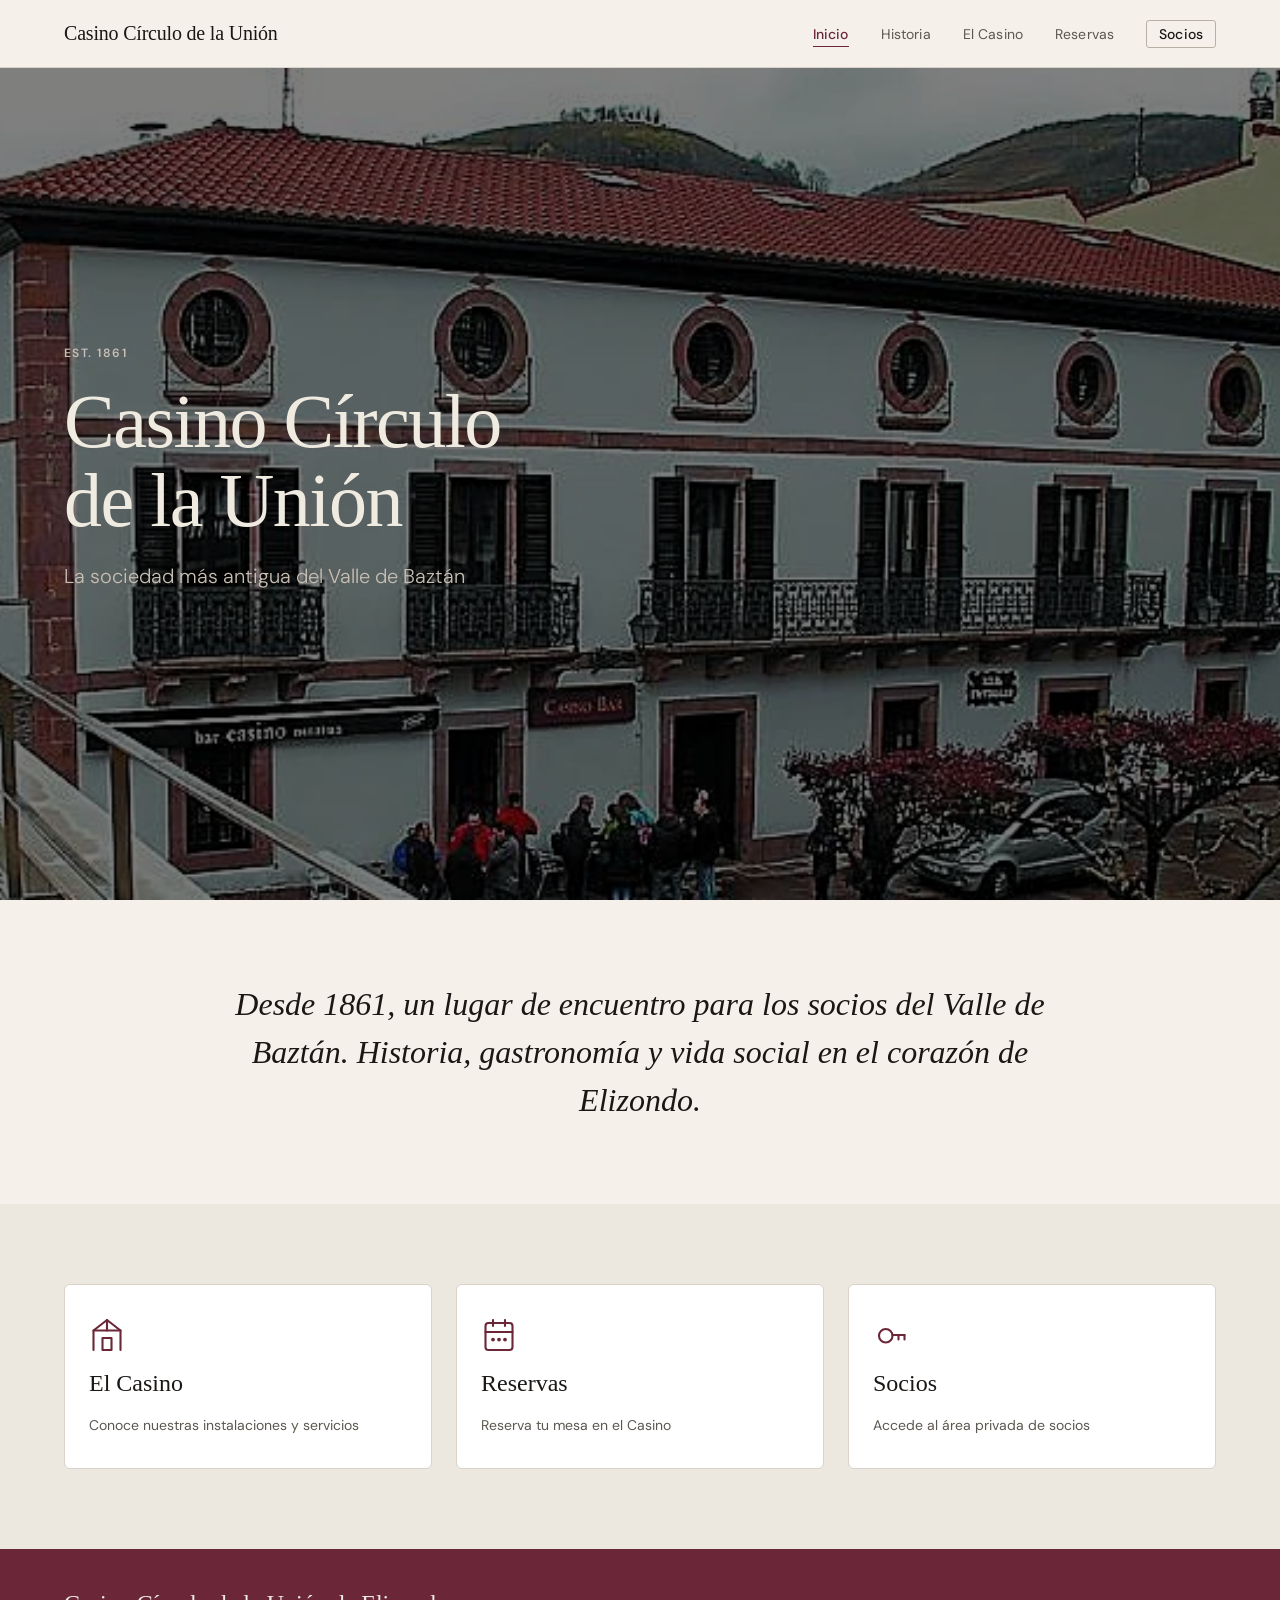
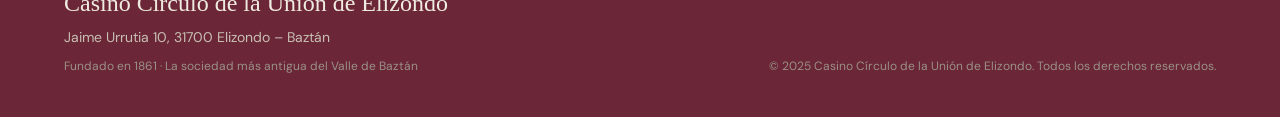
<file: index.html>
<!DOCTYPE html>
<html lang="es">
<head>
  <meta charset="UTF-8">
  <meta name="viewport" content="width=device-width, initial-scale=1.0">
  <title>Casino Círculo de la Unión de Elizondo</title>
  <meta name="description" content="Casino Círculo de la Unión de Elizondo. La sociedad más antigua del Valle de Baztán, fundada en 1861. Historia, gastronomía y vida social.">
  <link rel="icon" type="image/png" href="img/favicon.png">
  <meta property="og:site_name" content="Casino Círculo de la Unión de Elizondo">
  <meta property="og:type" content="website">
  <meta property="og:title" content="Casino Círculo de la Unión de Elizondo">
  <meta property="og:description" content="La sociedad más antigua del Valle de Baztán, fundada en 1861. Historia, gastronomía y vida social.">
  <meta property="og:image" content="https://casinocirculounionelizondo.github.io/web/img/hero.jpg">
  <meta property="og:url" content="https://casinocirculounionelizondo.github.io/web/">
  <link rel="stylesheet" href="style.css">
  <link rel="stylesheet" href="css/nav.css">
  <link rel="stylesheet" href="css/footer.css">
  <link rel="stylesheet" href="css/inicio.css">
</head>
<body>

  <!-- ============================================================
       NAV — replicado en todas las páginas.
       Para actualizar el nav, buscar este mismo bloque
       NAV START / NAV END en cada archivo HTML.
       ============================================================ -->
  <!-- NAV START -->
  <header class="site-nav" role="banner">
    <div class="nav-inner container">
      <a href="index.html" class="nav-brand">Casino Círculo de la Unión</a>
      <nav id="nav-links" class="nav-links" aria-label="Navegación principal">
        <ul class="nav-list">
          <li><a href="index.html"     class="nav-link">Inicio</a></li>
          <li><a href="historia.html"  class="nav-link">Historia</a></li>
          <li><a href="el-casino.html" class="nav-link">El Casino</a></li>
          <li><a href="reservas.html"  class="nav-link">Reservas</a></li>
          <li><a href="socios.html"    class="nav-link nav-link-socios">Socios</a></li>
        </ul>
      </nav>
      <button class="nav-hamburger" id="nav-hamburger"
              aria-label="Abrir menú"
              aria-expanded="false"
              aria-controls="nav-links">
        <span class="nav-hamburger-line"></span>
        <span class="nav-hamburger-line"></span>
        <span class="nav-hamburger-line"></span>
      </button>
    </div>
  </header>
  <!-- NAV END -->

  <main>

    <!-- ============================================================
         HERO
         Imagen de fondo con overlay oscuro. La URL de la imagen
         se cambia en css/inicio.css → .hero { background-image: }
         ============================================================ -->
    <section class="hero" aria-label="Portada">
      <div class="hero-content container">
        <p class="text-label anim-fade-in-up">Est. 1861</p>
        <h1 class="hero-titulo anim-fade-in-up-delay-1">
          Casino Círculo<br>de la Unión
        </h1>
        <p class="hero-subtitulo anim-fade-in-up-delay-2">
          La sociedad más antigua del Valle de Baztán
        </p>
      </div>
    </section>

    <!-- ============================================================
         PRESENTACIÓN
         ============================================================ -->
    <section class="section presentacion" aria-label="Presentación">
      <div class="container">
        <p class="presentacion-texto">
          Desde 1861, un lugar de encuentro para los socios del Valle de Baztán.
          Historia, gastronomía y vida social en el corazón de Elizondo.
        </p>
      </div>
    </section>

    <!-- ============================================================
         ACCESO RÁPIDO
         Tres tarjetas de enlace a las secciones principales
         ============================================================ -->
    <section class="section acceso-rapido" aria-label="Acceso rápido">
      <div class="container">
        <div class="acceso-grid">

          <!-- Tarjeta: El Casino -->
          <a href="el-casino.html" class="acceso-card">
            <div class="acceso-icono" aria-hidden="true">
              <svg width="36" height="36" viewBox="0 0 24 24" fill="none"
                   stroke="currentColor" stroke-width="1.4" stroke-linecap="round" stroke-linejoin="round">
                <path d="M3 22V9l9-7 9 7v13"/>
                <rect x="9" y="14" width="6" height="8"/>
                <path d="M3 9h18"/>
                <path d="M12 2v7"/>
              </svg>
            </div>
            <h2 class="acceso-nombre">El Casino</h2>
            <p class="acceso-descripcion">Conoce nuestras instalaciones y servicios</p>
          </a>

          <!-- Tarjeta: Reservas -->
          <a href="reservas.html" class="acceso-card">
            <div class="acceso-icono" aria-hidden="true">
              <svg width="36" height="36" viewBox="0 0 24 24" fill="none"
                   stroke="currentColor" stroke-width="1.4" stroke-linecap="round" stroke-linejoin="round">
                <rect x="3" y="4" width="18" height="18" rx="2"/>
                <line x1="16" y1="2" x2="16" y2="6"/>
                <line x1="8"  y1="2" x2="8"  y2="6"/>
                <line x1="3"  y1="10" x2="21" y2="10"/>
                <line x1="8"  y1="15" x2="8"  y2="15" stroke-width="2.5"/>
                <line x1="12" y1="15" x2="12" y2="15" stroke-width="2.5"/>
                <line x1="16" y1="15" x2="16" y2="15" stroke-width="2.5"/>
              </svg>
            </div>
            <h2 class="acceso-nombre">Reservas</h2>
            <p class="acceso-descripcion">Reserva tu mesa en el Casino</p>
          </a>

          <!-- Tarjeta: Socios -->
          <a href="socios.html" class="acceso-card">
            <div class="acceso-icono" aria-hidden="true">
              <svg width="36" height="36" viewBox="0 0 24 24" fill="none"
                   stroke="currentColor" stroke-width="1.4" stroke-linecap="round" stroke-linejoin="round">
                <circle cx="8.5" cy="12.5" r="4.5"/>
                <path d="M13 12h8"/>
                <path d="M21 12v3"/>
                <path d="M17 12v3"/>
              </svg>
            </div>
            <h2 class="acceso-nombre">Socios</h2>
            <p class="acceso-descripcion">Accede al área privada de socios</p>
          </a>

        </div>
      </div>
    </section>

  </main>

  <!-- ============================================================
       FOOTER — replicado en todas las páginas.
       Para actualizar el footer, buscar este mismo bloque
       FOOTER START / FOOTER END en cada archivo HTML.
       ============================================================ -->
  <!-- FOOTER START -->
  <footer class="site-footer" role="contentinfo">
    <div class="footer-inner container">
      <div class="footer-main">
        <p class="footer-name">Casino Círculo de la Unión de Elizondo</p>
        <p class="footer-address">Jaime Urrutia 10, 31700 Elizondo – Baztán</p>
        <p class="footer-tagline">Fundado en 1861 · La sociedad más antigua del Valle de Baztán</p>
      </div>
      <p class="footer-copy">© 2025 Casino Círculo de la Unión de Elizondo. Todos los derechos reservados.</p>
    </div>
  </footer>
  <!-- FOOTER END -->

  <script type="module" src="js/nav.js"></script>

</body>
</html>
</file>
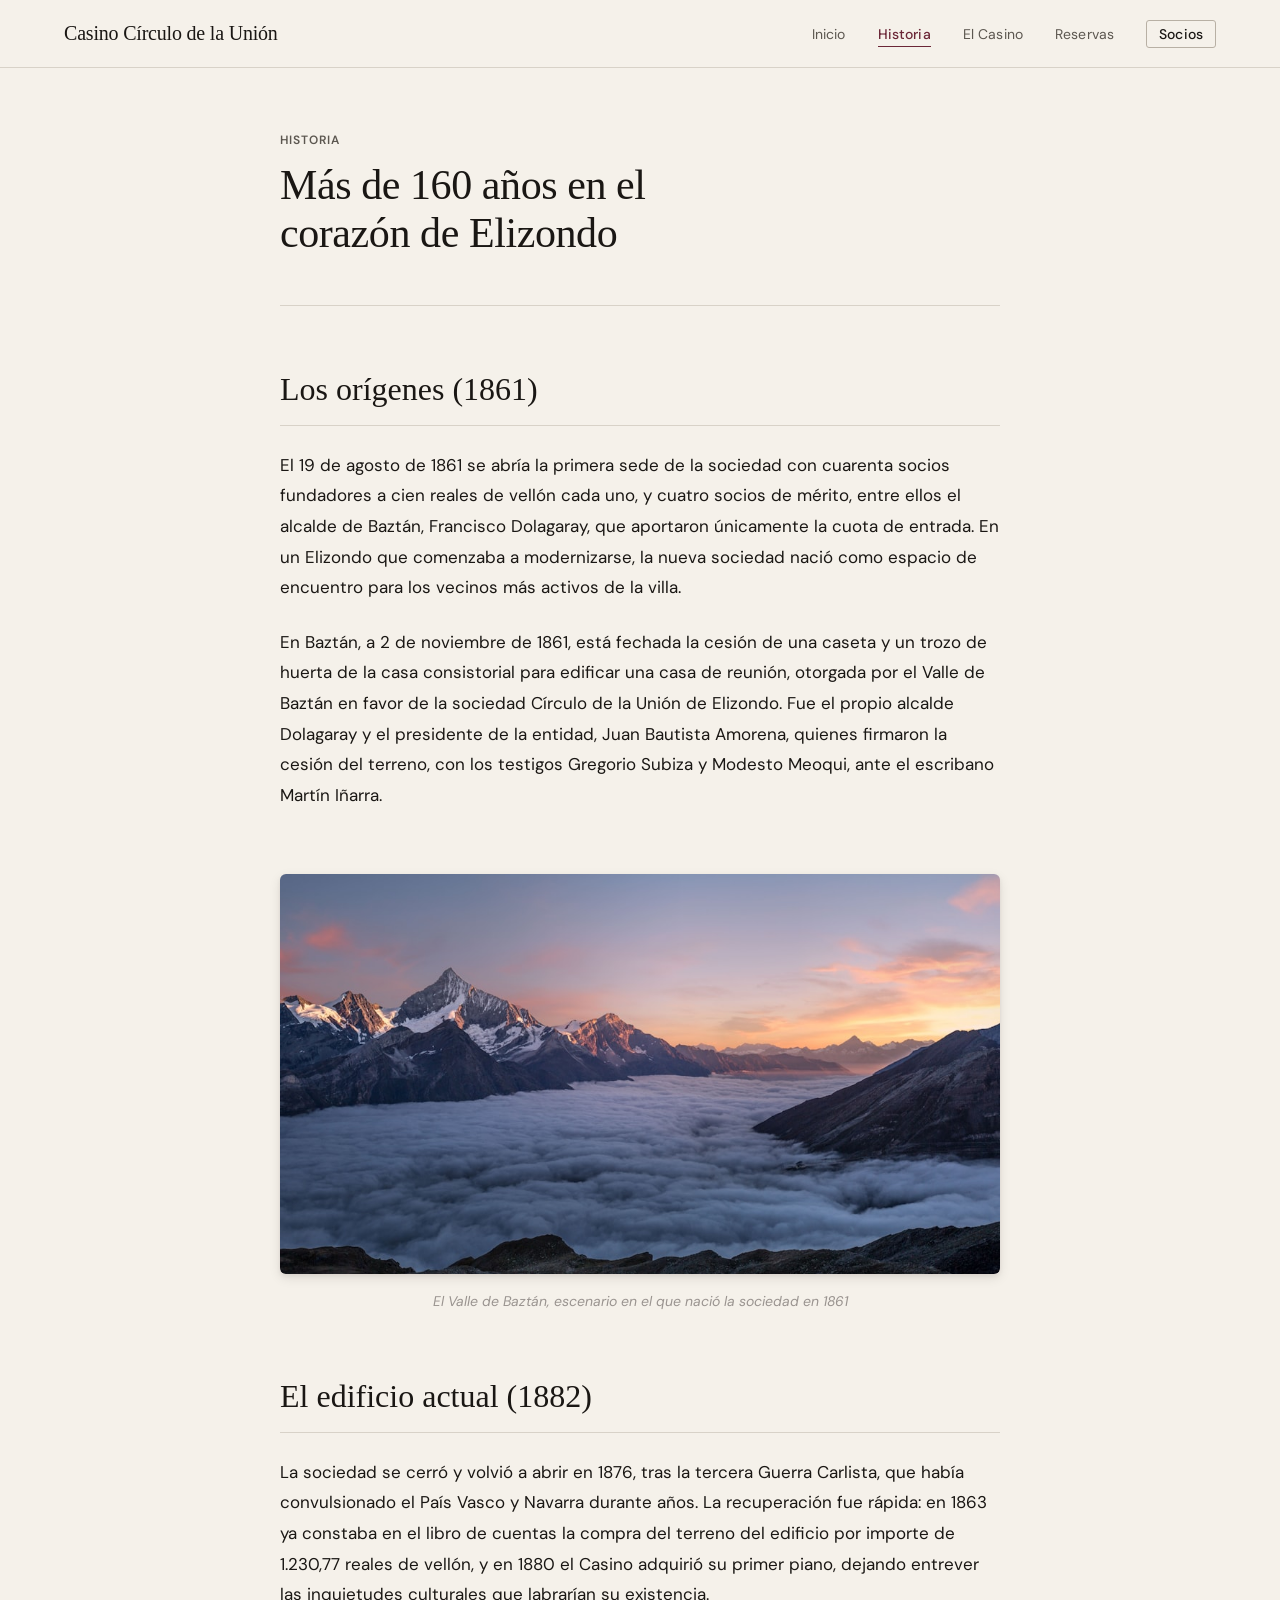
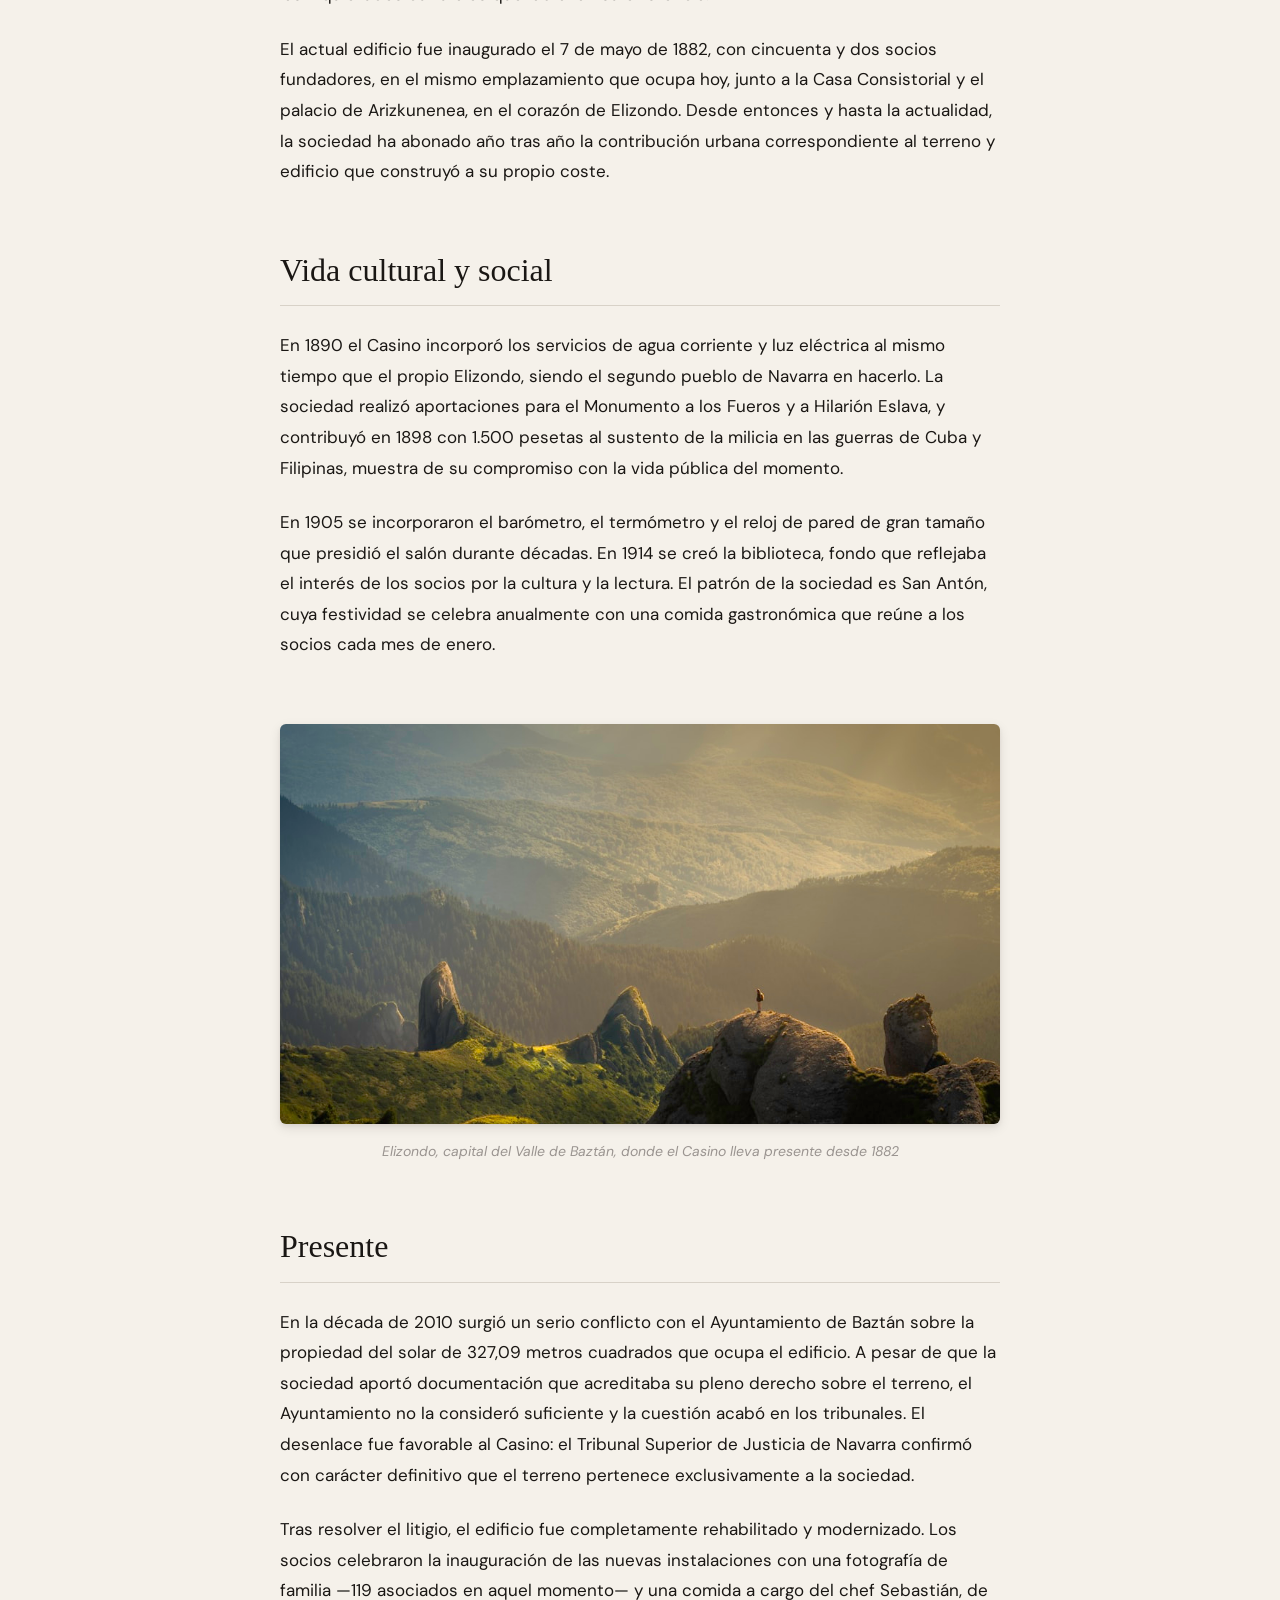
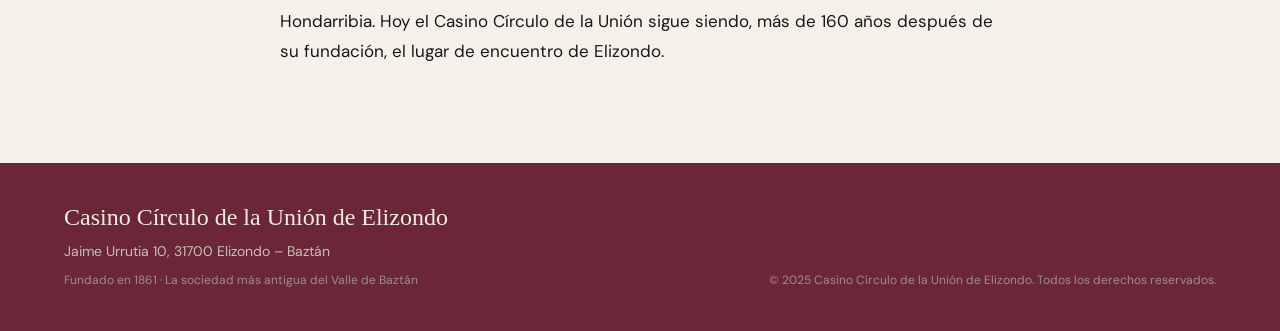
<file: historia.html>
<!DOCTYPE html>
<html lang="es">
<head>
  <meta charset="UTF-8">
  <meta name="viewport" content="width=device-width, initial-scale=1.0">
  <title>Historia — Casino Círculo de la Unión de Elizondo</title>
  <meta name="description" content="La historia del Casino Círculo de la Unión de Elizondo desde su fundación en 1861 hasta la actualidad.">
  <link rel="icon" type="image/png" href="img/favicon.png">
  <meta property="og:site_name" content="Casino Círculo de la Unión de Elizondo">
  <meta property="og:type" content="website">
  <meta property="og:title" content="Historia — Casino Círculo de la Unión de Elizondo">
  <meta property="og:description" content="La historia del Casino Círculo de la Unión de Elizondo desde su fundación en 1861 hasta la actualidad.">
  <meta property="og:image" content="https://casinocirculounionelizondo.github.io/web/img/hero.jpg">
  <meta property="og:url" content="https://casinocirculounionelizondo.github.io/web/historia.html">
  <link rel="stylesheet" href="style.css">
  <link rel="stylesheet" href="css/nav.css">
  <link rel="stylesheet" href="css/footer.css">
  <link rel="stylesheet" href="css/historia.css">
</head>
<body>

  <!-- ============================================================
       NAV — replicado en todas las páginas.
       Para actualizar: buscar NAV START / NAV END en cada HTML.
       ============================================================ -->
  <!-- NAV START -->
  <header class="site-nav" role="banner">
    <div class="nav-inner container">
      <a href="index.html" class="nav-brand">Casino Círculo de la Unión</a>
      <nav id="nav-links" class="nav-links" aria-label="Navegación principal">
        <ul class="nav-list">
          <li><a href="index.html"     class="nav-link">Inicio</a></li>
          <li><a href="historia.html"  class="nav-link">Historia</a></li>
          <li><a href="el-casino.html" class="nav-link">El Casino</a></li>
          <li><a href="reservas.html"  class="nav-link">Reservas</a></li>
          <li><a href="socios.html"    class="nav-link nav-link-socios">Socios</a></li>
        </ul>
      </nav>
      <button class="nav-hamburger" id="nav-hamburger"
              aria-label="Abrir menú"
              aria-expanded="false"
              aria-controls="nav-links">
        <span class="nav-hamburger-line"></span>
        <span class="nav-hamburger-line"></span>
        <span class="nav-hamburger-line"></span>
      </button>
    </div>
  </header>
  <!-- NAV END -->

  <main class="page-top">
    <div class="container-md">

      <!-- Cabecera de la página -->
      <header class="historia-header">
        <p class="text-label">Historia</p>
        <h1 class="historia-header-titulo">
          Más de 160 años en el corazón de Elizondo
        </h1>
      </header>

      <!-- Contenido narrativo -->
      <div class="historia-cuerpo">

        <!-- Bloque 1 -->
        <div class="historia-bloque">
          <h2 class="historia-bloque-titulo">Los orígenes (1861)</h2>
          <p class="historia-bloque-texto">
            El 19 de agosto de 1861 se abría la primera sede de la sociedad con cuarenta socios
            fundadores a cien reales de vellón cada uno, y cuatro socios de mérito, entre ellos
            el alcalde de Baztán, Francisco Dolagaray, que aportaron únicamente la cuota de entrada.
            En un Elizondo que comenzaba a modernizarse, la nueva sociedad nació como espacio de
            encuentro para los vecinos más activos de la villa.
          </p>
          <p class="historia-bloque-texto">
            En Baztán, a 2 de noviembre de 1861, está fechada la cesión de una caseta y un trozo
            de huerta de la casa consistorial para edificar una casa de reunión, otorgada por el
            Valle de Baztán en favor de la sociedad Círculo de la Unión de Elizondo. Fue el propio
            alcalde Dolagaray y el presidente de la entidad, Juan Bautista Amorena, quienes
            firmaron la cesión del terreno, con los testigos Gregorio Subiza y Modesto Meoqui,
            ante el escribano Martín Iñarra.
          </p>
        </div>

        <!-- ============================================================
             IMAGEN PLACEHOLDER 1
             Sustituir src y alt por la imagen real cuando esté disponible.
             Sugerencia: fotografía histórica de Elizondo o del edificio.
             ============================================================ -->
        <figure class="historia-imagen">
          <img
            src="img/historia-1.jpg"
            alt="Vista del Valle de Baztán, Elizondo, Navarra"
            loading="lazy">
          <figcaption>El Valle de Baztán, escenario en el que nació la sociedad en 1861</figcaption>
        </figure>

        <!-- Bloque 2 -->
        <div class="historia-bloque">
          <h2 class="historia-bloque-titulo">El edificio actual (1882)</h2>
          <p class="historia-bloque-texto">
            La sociedad se cerró y volvió a abrir en 1876, tras la tercera Guerra Carlista, que
            había convulsionado el País Vasco y Navarra durante años. La recuperación fue rápida:
            en 1863 ya constaba en el libro de cuentas la compra del terreno del edificio por
            importe de 1.230,77 reales de vellón, y en 1880 el Casino adquirió su primer piano,
            dejando entrever las inquietudes culturales que labrarían su existencia.
          </p>
          <p class="historia-bloque-texto">
            El actual edificio fue inaugurado el 7 de mayo de 1882, con cincuenta y dos socios
            fundadores, en el mismo emplazamiento que ocupa hoy, junto a la Casa Consistorial
            y el palacio de Arizkunenea, en el corazón de Elizondo. Desde entonces y hasta la
            actualidad, la sociedad ha abonado año tras año la contribución urbana correspondiente
            al terreno y edificio que construyó a su propio coste.
          </p>
        </div>

        <!-- Bloque 3 -->
        <div class="historia-bloque">
          <h2 class="historia-bloque-titulo">Vida cultural y social</h2>
          <p class="historia-bloque-texto">
            En 1890 el Casino incorporó los servicios de agua corriente y luz eléctrica al mismo
            tiempo que el propio Elizondo, siendo el segundo pueblo de Navarra en hacerlo. La
            sociedad realizó aportaciones para el Monumento a los Fueros y a Hilarión Eslava, y
            contribuyó en 1898 con 1.500 pesetas al sustento de la milicia en las guerras de Cuba
            y Filipinas, muestra de su compromiso con la vida pública del momento.
          </p>
          <p class="historia-bloque-texto">
            En 1905 se incorporaron el barómetro, el termómetro y el reloj de pared de gran
            tamaño que presidió el salón durante décadas. En 1914 se creó la biblioteca, fondo
            que reflejaba el interés de los socios por la cultura y la lectura. El patrón de la
            sociedad es San Antón, cuya festividad se celebra anualmente con una comida
            gastronómica que reúne a los socios cada mes de enero.
          </p>
        </div>

        <!-- ============================================================
             IMAGEN PLACEHOLDER 2
             Sustituir src y alt por la imagen real cuando esté disponible.
             Sugerencia: fotografía del edificio actual o del interior.
             ============================================================ -->
        <figure class="historia-imagen">
          <img
            src="img/historia-2.jpg"
            alt="Elizondo, capital del Valle de Baztán"
            loading="lazy">
          <figcaption>Elizondo, capital del Valle de Baztán, donde el Casino lleva presente desde 1882</figcaption>
        </figure>

        <!-- Bloque 4 -->
        <div class="historia-bloque">
          <h2 class="historia-bloque-titulo">Presente</h2>
          <p class="historia-bloque-texto">
            En la década de 2010 surgió un serio conflicto con el Ayuntamiento de Baztán sobre la
            propiedad del solar de 327,09 metros cuadrados que ocupa el edificio. A pesar de que
            la sociedad aportó documentación que acreditaba su pleno derecho sobre el terreno,
            el Ayuntamiento no la consideró suficiente y la cuestión acabó en los tribunales.
            El desenlace fue favorable al Casino: el Tribunal Superior de Justicia de Navarra
            confirmó con carácter definitivo que el terreno pertenece exclusivamente a la sociedad.
          </p>
          <p class="historia-bloque-texto">
            Tras resolver el litigio, el edificio fue completamente rehabilitado y modernizado.
            Los socios celebraron la inauguración de las nuevas instalaciones con una fotografía
            de familia —119 asociados en aquel momento— y una comida a cargo del chef Sebastián,
            de Hondarribia. Hoy el Casino Círculo de la Unión sigue siendo, más de 160 años
            después de su fundación, el lugar de encuentro de Elizondo.
          </p>
        </div>

      </div>
    </div>
  </main>

  <!-- ============================================================
       FOOTER — replicado en todas las páginas.
       Para actualizar: buscar FOOTER START / FOOTER END en cada HTML.
       ============================================================ -->
  <!-- FOOTER START -->
  <footer class="site-footer" role="contentinfo">
    <div class="footer-inner container">
      <div class="footer-main">
        <p class="footer-name">Casino Círculo de la Unión de Elizondo</p>
        <p class="footer-address">Jaime Urrutia 10, 31700 Elizondo – Baztán</p>
        <p class="footer-tagline">Fundado en 1861 · La sociedad más antigua del Valle de Baztán</p>
      </div>
      <p class="footer-copy">© 2025 Casino Círculo de la Unión de Elizondo. Todos los derechos reservados.</p>
    </div>
  </footer>
  <!-- FOOTER END -->

  <script type="module" src="js/nav.js"></script>

</body>
</html>
</file>
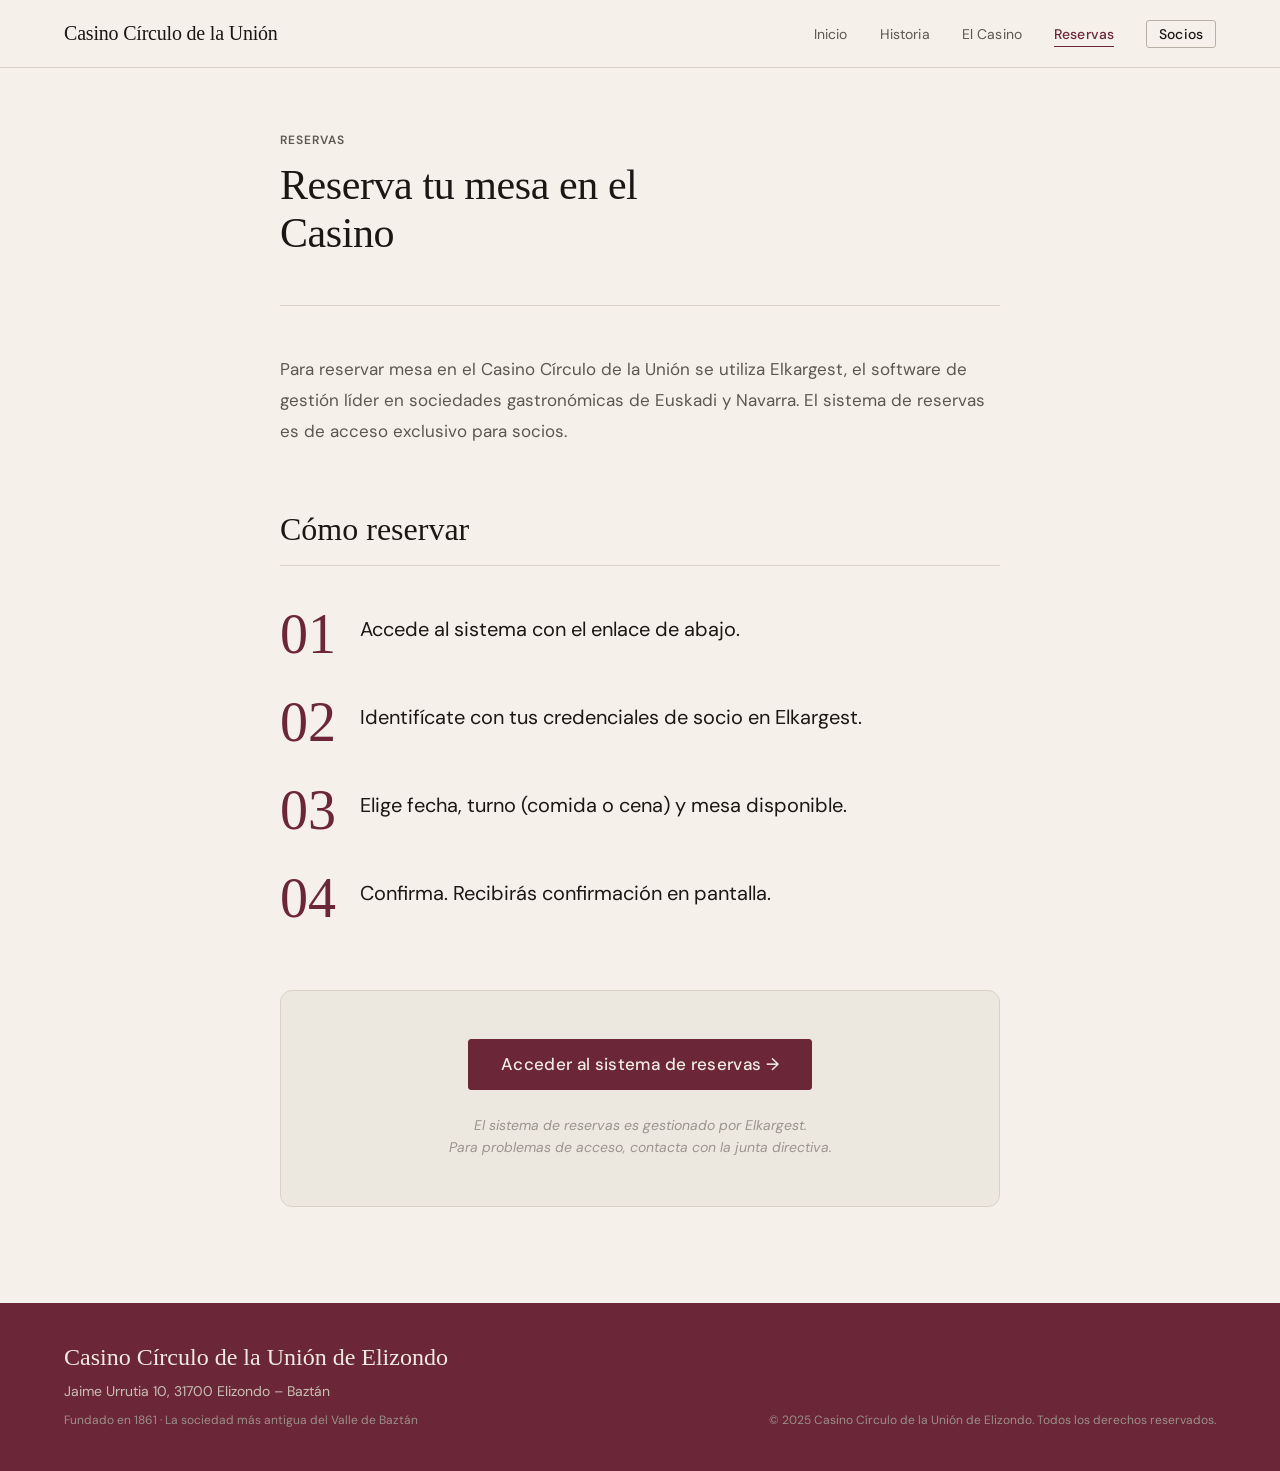
<file: reservas.html>
<!DOCTYPE html>
<html lang="es">
<head>
  <meta charset="UTF-8">
  <meta name="viewport" content="width=device-width, initial-scale=1.0">
  <title>Reservas — Casino Círculo de la Unión de Elizondo</title>
  <meta name="description" content="Reserva tu mesa en el Casino Círculo de la Unión de Elizondo a través del sistema Elkargest, exclusivo para socios.">
  <link rel="icon" type="image/png" href="img/favicon.png">
  <meta property="og:site_name" content="Casino Círculo de la Unión de Elizondo">
  <meta property="og:type" content="website">
  <meta property="og:title" content="Reservas — Casino Círculo de la Unión de Elizondo">
  <meta property="og:description" content="Reserva tu mesa en el Casino Círculo de la Unión de Elizondo a través del sistema Elkargest, exclusivo para socios.">
  <meta property="og:image" content="https://casinocirculounionelizondo.github.io/web/img/hero.jpg">
  <meta property="og:url" content="https://casinocirculounionelizondo.github.io/web/reservas.html">
  <link rel="stylesheet" href="style.css">
  <link rel="stylesheet" href="css/nav.css">
  <link rel="stylesheet" href="css/footer.css">
  <link rel="stylesheet" href="css/reservas.css">
</head>
<body>

  <!-- ============================================================
       NAV — replicado en todas las páginas.
       Para actualizar: buscar NAV START / NAV END en cada HTML.
       ============================================================ -->
  <!-- NAV START -->
  <header class="site-nav" role="banner">
    <div class="nav-inner container">
      <a href="index.html" class="nav-brand">Casino Círculo de la Unión</a>
      <nav id="nav-links" class="nav-links" aria-label="Navegación principal">
        <ul class="nav-list">
          <li><a href="index.html"     class="nav-link">Inicio</a></li>
          <li><a href="historia.html"  class="nav-link">Historia</a></li>
          <li><a href="el-casino.html" class="nav-link">El Casino</a></li>
          <li><a href="reservas.html"  class="nav-link">Reservas</a></li>
          <li><a href="socios.html"    class="nav-link nav-link-socios">Socios</a></li>
        </ul>
      </nav>
      <button class="nav-hamburger" id="nav-hamburger"
              aria-label="Abrir menú"
              aria-expanded="false"
              aria-controls="nav-links">
        <span class="nav-hamburger-line"></span>
        <span class="nav-hamburger-line"></span>
        <span class="nav-hamburger-line"></span>
      </button>
    </div>
  </header>
  <!-- NAV END -->

  <main class="page-top">
    <div class="container-md">

      <!-- Cabecera de la página -->
      <header class="reservas-header">
        <p class="text-label">Reservas</p>
        <h1 class="reservas-header-titulo">Reserva tu mesa en el Casino</h1>
      </header>

      <!-- Contexto: qué es Elkargest y para quién es este sistema -->
      <div class="reservas-contexto">
        <p class="reservas-intro">
          Para reservar mesa en el Casino Círculo de la Unión se utiliza Elkargest,
          el software de gestión líder en sociedades gastronómicas de Euskadi y Navarra.
          El sistema de reservas es de acceso exclusivo para socios.
        </p>
      </div>

      <!-- Pasos para reservar -->
      <section aria-labelledby="como-reservar-titulo">
        <h2 class="pasos-seccion-titulo" id="como-reservar-titulo">Cómo reservar</h2>
        <ol class="pasos-lista">

          <li class="paso">
            <span class="paso-numero" aria-hidden="true">01</span>
            <p class="paso-texto">
              Accede al sistema con el enlace de abajo.
            </p>
          </li>

          <li class="paso">
            <span class="paso-numero" aria-hidden="true">02</span>
            <p class="paso-texto">
              Identifícate con tus credenciales de socio en Elkargest.
            </p>
          </li>

          <li class="paso">
            <span class="paso-numero" aria-hidden="true">03</span>
            <p class="paso-texto">
              Elige fecha, turno (comida o cena) y mesa disponible.
            </p>
          </li>

          <li class="paso">
            <span class="paso-numero" aria-hidden="true">04</span>
            <p class="paso-texto">
              Confirma. Recibirás confirmación en pantalla.
            </p>
          </li>

        </ol>
      </section>

      <!-- CTA de acceso al sistema -->
      <div class="reservas-cta">

        <!-- URL de reservas del Casino en Elkargest. Actualizar con la URL
             específica del Casino cuando la junta la confirme. -->
        <a href="https://erreserbak.elkargest.com/"
           class="btn btn-primary btn-lg"
           target="_blank"
           rel="noopener noreferrer">
          Acceder al sistema de reservas →
        </a>

        <p class="reservas-nota">
          El sistema de reservas es gestionado por Elkargest.<br>
          Para problemas de acceso, contacta con la junta directiva.
        </p>

      </div>

    </div>
  </main>

  <!-- ============================================================
       FOOTER — replicado en todas las páginas.
       Para actualizar: buscar FOOTER START / FOOTER END en cada HTML.
       ============================================================ -->
  <!-- FOOTER START -->
  <footer class="site-footer" role="contentinfo">
    <div class="footer-inner container">
      <div class="footer-main">
        <p class="footer-name">Casino Círculo de la Unión de Elizondo</p>
        <p class="footer-address">Jaime Urrutia 10, 31700 Elizondo – Baztán</p>
        <p class="footer-tagline">Fundado en 1861 · La sociedad más antigua del Valle de Baztán</p>
      </div>
      <p class="footer-copy">© 2025 Casino Círculo de la Unión de Elizondo. Todos los derechos reservados.</p>
    </div>
  </footer>
  <!-- FOOTER END -->

  <script type="module" src="js/nav.js"></script>

</body>
</html>
</file>
<file: style.css>
/* ============================================================
   style.css — Sistema de diseño global
   Casino Círculo de la Unión de Elizondo
   ============================================================ */

/* ============================================================
   IMPORTS: Google Fonts
   ============================================================ */
@import url('https://fonts.googleapis.com/css2?family=Cormorant+Garant:ital,wght@0,300;0,400;0,500;0,600;0,700;1,300;1,400;1,500&family=DM+Sans:ital,opsz,wght@0,9..40,300;0,9..40,400;0,9..40,500;0,9..40,600;1,9..40,300;1,9..40,400&display=swap');

/* ============================================================
   VARIABLES CSS — Fuente de verdad del sistema de diseño
   ============================================================ */
:root {
  /* Colores base */
  --color-bg:           #F5F1EA;   /* marfil cálido — fondo principal */
  --color-bg-alt:       #EDE8DF;   /* lino — fondos alternativos, tarjetas */
  --color-bg-subtle:    #E8E2D7;   /* piedra — separadores, hover suave */
  --color-surface:      #FFFFFF;   /* blanco puro — tarjetas elevadas */

  /* Texto */
  --color-text:         #1A1714;   /* casi negro cálido — texto principal */
  --color-text-muted:   #5C5750;   /* gris cálido medio — texto secundario */
  --color-text-faint:   #9A9490;   /* gris cálido claro — captions, metadata */

  /* Acento único: burdeos oscuro */
  --color-accent:       #6B2737;
  --color-accent-dark:  #521D2A;   /* hover / pressed */
  --color-accent-light: #8A3347;   /* variante más clara */

  /* Texto sobre fondo oscuro (footer, hero overlay) */
  --color-on-dark:        #F0EBE1;
  --color-on-dark-muted:  #C8BFB4;
  --color-on-dark-faint:  #9A9088;

  /* Bordes */
  --color-border:       #D8D2C8;
  --color-border-dark:  #B8B0A4;

  /* Estado error */
  --color-error:        #9B3A3A;
  --color-error-bg:     #F7EDED;

  /* Tipografía */
  --font-serif:   'Cormorant Garant', Georgia, serif;
  --font-sans:    'DM Sans', system-ui, sans-serif;

  /* Escala tipográfica fluida con clamp(mín, preferida, máx) */
  --text-xs:    clamp(0.70rem, 0.65rem + 0.25vw, 0.75rem);
  --text-sm:    clamp(0.82rem, 0.78rem + 0.20vw, 0.875rem);
  --text-base:  clamp(0.95rem, 0.90rem + 0.25vw, 1.0625rem);
  --text-md:    clamp(1.05rem, 1.00rem + 0.25vw, 1.125rem);
  --text-lg:    clamp(1.15rem, 1.05rem + 0.50vw, 1.25rem);
  --text-xl:    clamp(1.30rem, 1.10rem + 1.00vw, 1.5rem);
  --text-2xl:   clamp(1.55rem, 1.20rem + 1.75vw, 2.0rem);
  --text-3xl:   clamp(1.90rem, 1.40rem + 2.50vw, 2.625rem);
  --text-4xl:   clamp(2.40rem, 1.70rem + 3.50vw, 3.5rem);
  --text-5xl:   clamp(3.00rem, 2.00rem + 5.00vw, 4.75rem);

  /* Espaciado */
  --space-1:   0.25rem;
  --space-2:   0.5rem;
  --space-3:   0.75rem;
  --space-4:   1rem;
  --space-5:   1.25rem;
  --space-6:   1.5rem;
  --space-8:   2rem;
  --space-10:  2.5rem;
  --space-12:  3rem;
  --space-16:  4rem;
  --space-20:  5rem;
  --space-24:  6rem;
  --space-32:  8rem;

  /* Contenedores */
  --container-xs:   480px;
  --container-sm:   640px;
  --container-md:   768px;
  --container-lg:   1024px;
  --container-xl:   1200px;
  --container-2xl:  1400px;

  /* Alturas fijas */
  --nav-height:     68px;
  --nav-height-mob: 56px;

  /* Radio de borde */
  --radius-sm:  3px;
  --radius-md:  6px;
  --radius-lg:  12px;

  /* Sombras */
  --shadow-sm:  0 1px 3px rgba(26, 23, 20, 0.08), 0 1px 2px rgba(26, 23, 20, 0.05);
  --shadow-md:  0 4px 12px rgba(26, 23, 20, 0.10), 0 2px 4px rgba(26, 23, 20, 0.06);
  --shadow-lg:  0 8px 24px rgba(26, 23, 20, 0.12), 0 4px 8px rgba(26, 23, 20, 0.07);

  /* Transiciones */
  --transition-fast:   150ms ease;
  --transition-base:   250ms ease;
  --transition-slow:   400ms ease;

  /* z-index */
  --z-base:      1;
  --z-overlay:   100;
  --z-nav:       200;
  --z-modal:     300;
  --z-toast:     400;
}

/* ============================================================
   RESET Y BASE
   ============================================================ */
*, *::before, *::after {
  box-sizing: border-box;
  margin: 0;
  padding: 0;
}

html {
  font-size: 100%;
  scroll-behavior: smooth;
  -webkit-text-size-adjust: 100%;
}

body {
  font-family: var(--font-sans);
  font-size: var(--text-base);
  font-weight: 400;
  line-height: 1.65;
  color: var(--color-text);
  background-color: var(--color-bg);
  -webkit-font-smoothing: antialiased;
  -moz-osx-font-smoothing: grayscale;
}

img, video {
  max-width: 100%;
  height: auto;
  display: block;
}

a {
  color: inherit;
  text-decoration: none;
}

ul, ol {
  list-style: none;
}

button {
  font-family: inherit;
  cursor: pointer;
  border: none;
  background: none;
}

input, textarea, select {
  font-family: inherit;
  font-size: inherit;
}

/* ============================================================
   ROLES TIPOGRÁFICOS — clases semánticas
   El sistema tiene dos modos: claro (por defecto) y oscuro (.on-dark)
   ============================================================ */

/* --- MODO CLARO (por defecto) --- */

.text-display {
  font-family: var(--font-serif);
  font-size: var(--text-5xl);
  font-weight: 400;
  line-height: 1.05;
  letter-spacing: -0.01em;
  color: var(--color-text);
}

.text-heading {
  font-family: var(--font-serif);
  font-size: var(--text-3xl);
  font-weight: 500;
  line-height: 1.15;
  letter-spacing: -0.01em;
  color: var(--color-text);
}

.text-subheading {
  font-family: var(--font-serif);
  font-size: var(--text-2xl);
  font-weight: 400;
  line-height: 1.25;
  color: var(--color-text);
}

.text-title {
  font-family: var(--font-serif);
  font-size: var(--text-xl);
  font-weight: 500;
  line-height: 1.3;
  color: var(--color-text);
}

.text-subtitle {
  font-family: var(--font-sans);
  font-size: var(--text-lg);
  font-weight: 300;
  line-height: 1.5;
  color: var(--color-text-muted);
}

.text-body {
  font-family: var(--font-sans);
  font-size: var(--text-base);
  font-weight: 400;
  line-height: 1.7;
  color: var(--color-text);
}

.text-body-sm {
  font-family: var(--font-sans);
  font-size: var(--text-sm);
  font-weight: 400;
  line-height: 1.65;
  color: var(--color-text);
}

.text-label {
  font-family: var(--font-sans);
  font-size: var(--text-xs);
  font-weight: 600;
  line-height: 1.4;
  letter-spacing: 0.08em;
  text-transform: uppercase;
  color: var(--color-text-muted);
}

.text-caption {
  font-family: var(--font-sans);
  font-size: var(--text-xs);
  font-weight: 400;
  line-height: 1.5;
  color: var(--color-text-faint);
}

.text-meta {
  font-family: var(--font-sans);
  font-size: var(--text-sm);
  font-weight: 400;
  color: var(--color-text-muted);
}

/* --- MODO OSCURO (.on-dark en el contenedor padre) --- */
/* Todos los roles tipográficos se invierten automáticamente */

.on-dark .text-display,
.on-dark .text-heading,
.on-dark .text-subheading,
.on-dark .text-title,
.on-dark .text-body,
.on-dark .text-body-sm {
  color: var(--color-on-dark);
}

.on-dark .text-subtitle,
.on-dark .text-meta {
  color: var(--color-on-dark-muted);
}

.on-dark .text-label {
  color: var(--color-on-dark-muted);
}

.on-dark .text-caption {
  color: var(--color-on-dark-faint);
}

/* ============================================================
   CONTENEDORES
   ============================================================ */
.container {
  width: 100%;
  max-width: var(--container-xl);
  margin-inline: auto;
  padding-inline: var(--space-6);
}

.container-sm {
  width: 100%;
  max-width: var(--container-sm);
  margin-inline: auto;
  padding-inline: var(--space-6);
}

.container-md {
  width: 100%;
  max-width: var(--container-md);
  margin-inline: auto;
  padding-inline: var(--space-6);
}

.container-lg {
  width: 100%;
  max-width: var(--container-lg);
  margin-inline: auto;
  padding-inline: var(--space-6);
}

@media (max-width: 640px) {
  .container,
  .container-sm,
  .container-md,
  .container-lg {
    padding-inline: var(--space-4);
  }
}

/* ============================================================
   SECCIÓN — espaciado vertical estándar
   ============================================================ */
.section {
  padding-block: var(--space-20);
}

.section-sm {
  padding-block: var(--space-12);
}

.section-lg {
  padding-block: var(--space-32);
}

/* ============================================================
   BOTONES
   ============================================================ */
.btn {
  display: inline-flex;
  align-items: center;
  gap: var(--space-2);
  padding: var(--space-3) var(--space-6);
  font-family: var(--font-sans);
  font-size: var(--text-sm);
  font-weight: 500;
  line-height: 1;
  letter-spacing: 0.02em;
  border-radius: var(--radius-sm);
  transition: background-color var(--transition-fast),
              color var(--transition-fast),
              border-color var(--transition-fast),
              box-shadow var(--transition-fast);
  white-space: nowrap;
  text-decoration: none;
  cursor: pointer;
}

.btn-primary {
  background-color: var(--color-accent);
  color: var(--color-on-dark);
  border: 1px solid var(--color-accent);
}

.btn-primary:hover {
  background-color: var(--color-accent-dark);
  border-color: var(--color-accent-dark);
}

.btn-secondary {
  background-color: transparent;
  color: var(--color-accent);
  border: 1px solid var(--color-accent);
}

.btn-secondary:hover {
  background-color: var(--color-accent);
  color: var(--color-on-dark);
}

.btn-ghost {
  background-color: transparent;
  color: var(--color-text);
  border: 1px solid var(--color-border);
}

.btn-ghost:hover {
  background-color: var(--color-bg-subtle);
  border-color: var(--color-border-dark);
}

.btn-lg {
  padding: var(--space-4) var(--space-8);
  font-size: var(--text-base);
}

.btn-sm {
  padding: var(--space-2) var(--space-4);
  font-size: var(--text-xs);
}

/* ============================================================
   TARJETAS
   ============================================================ */
.card {
  background-color: var(--color-surface);
  border: 1px solid var(--color-border);
  border-radius: var(--radius-md);
  padding: var(--space-6);
  box-shadow: var(--shadow-sm);
}

.card-alt {
  background-color: var(--color-bg-alt);
  border: 1px solid var(--color-border);
  border-radius: var(--radius-md);
  padding: var(--space-6);
}

/* ============================================================
   FORMULARIOS
   ============================================================ */
.form-group {
  display: flex;
  flex-direction: column;
  gap: var(--space-2);
}

.form-label {
  font-family: var(--font-sans);
  font-size: var(--text-sm);
  font-weight: 500;
  color: var(--color-text);
}

.form-input {
  width: 100%;
  padding: var(--space-3) var(--space-4);
  font-family: var(--font-sans);
  font-size: var(--text-base);
  color: var(--color-text);
  background-color: var(--color-surface);
  border: 1px solid var(--color-border);
  border-radius: var(--radius-sm);
  outline: none;
  transition: border-color var(--transition-fast), box-shadow var(--transition-fast);
  appearance: none;
}

.form-input:focus {
  border-color: var(--color-accent);
  box-shadow: 0 0 0 3px rgba(107, 39, 55, 0.12);
}

.form-input::placeholder {
  color: var(--color-text-faint);
}

.form-error {
  font-size: var(--text-sm);
  color: var(--color-error);
  background-color: var(--color-error-bg);
  border: 1px solid rgba(155, 58, 58, 0.25);
  border-radius: var(--radius-sm);
  padding: var(--space-3) var(--space-4);
  display: none;
}

.form-error.visible {
  display: block;
}

/* ============================================================
   SEPARADOR
   ============================================================ */
.divider {
  border: none;
  border-top: 1px solid var(--color-border);
  margin-block: var(--space-8);
}

.divider-ornament {
  display: flex;
  align-items: center;
  gap: var(--space-4);
  margin-block: var(--space-10);
}

.divider-ornament::before,
.divider-ornament::after {
  content: '';
  flex: 1;
  height: 1px;
  background-color: var(--color-border);
}

.divider-ornament span {
  font-family: var(--font-serif);
  font-size: var(--text-lg);
  color: var(--color-accent);
  line-height: 1;
}

/* ============================================================
   CABECERA DE SECCIÓN (encabezado visual dentro de una página)
   ============================================================ */
.section-header {
  text-align: center;
  margin-bottom: var(--space-12);
}

.section-header .text-label {
  margin-bottom: var(--space-3);
}

.section-header .text-heading {
  margin-bottom: var(--space-4);
}

.section-header .text-subtitle {
  max-width: 55ch;
  margin-inline: auto;
}

/* ============================================================
   UTILIDADES
   ============================================================ */
.sr-only {
  position: absolute;
  width: 1px;
  height: 1px;
  padding: 0;
  margin: -1px;
  overflow: hidden;
  clip: rect(0, 0, 0, 0);
  white-space: nowrap;
  border-width: 0;
}

.text-accent {
  color: var(--color-accent);
}

.text-center  { text-align: center; }
.text-right   { text-align: right; }
.text-left    { text-align: left; }

.mt-auto  { margin-top: auto; }
.mb-auto  { margin-bottom: auto; }
.mx-auto  { margin-inline: auto; }

/* ============================================================
   ANIMACIÓN DE ENTRADA — solo usada en el hero de index.html
   Un único fade-in suave con desplazamiento vertical mínimo
   ============================================================ */
@keyframes fadeInUp {
  from {
    opacity: 0;
    transform: translateY(20px);
  }
  to {
    opacity: 1;
    transform: translateY(0);
  }
}

.anim-fade-in-up {
  animation: fadeInUp 0.8s var(--transition-slow) both;
}

.anim-fade-in-up-delay-1 {
  animation: fadeInUp 0.8s 0.15s both;
  animation-timing-function: ease;
}

.anim-fade-in-up-delay-2 {
  animation: fadeInUp 0.8s 0.30s both;
  animation-timing-function: ease;
}

.anim-fade-in-up-delay-3 {
  animation: fadeInUp 0.8s 0.50s both;
  animation-timing-function: ease;
}

/* Respeta la preferencia del usuario por movimiento reducido */
@media (prefers-reduced-motion: reduce) {
  .anim-fade-in-up,
  .anim-fade-in-up-delay-1,
  .anim-fade-in-up-delay-2,
  .anim-fade-in-up-delay-3 {
    animation: none;
  }
}

/* ============================================================
   ESTADO VACÍO (cuando una lista de Supabase no tiene datos)
   ============================================================ */
.empty-state {
  text-align: center;
  padding: var(--space-12) var(--space-6);
  color: var(--color-text-muted);
  font-style: italic;
}

/* ============================================================
   PÁGINA INTERIOR — padding superior para compensar el nav fijo
   Aplicar en el <main> de cada página interior (no en el hero)
   ============================================================ */
.page-top {
  padding-top: var(--nav-height);
}

@media (max-width: 768px) {
  .page-top {
    padding-top: var(--nav-height-mob);
  }
}
</file>
<file: css/nav.css>
/* ============================================================
   nav.css — Navegación principal
   Casino Círculo de la Unión de Elizondo

   HTML de referencia (replicar en cada página):
   Ver bloque <!-- NAV START --> / <!-- NAV END --> en index.html
   ============================================================ */

.site-nav {
  position: fixed;
  top: 0;
  left: 0;
  right: 0;
  height: var(--nav-height);
  background-color: var(--color-bg);
  border-bottom: 1px solid var(--color-border);
  z-index: var(--z-nav);
}

.nav-inner {
  display: flex;
  align-items: center;
  justify-content: space-between;
  height: 100%;
}

/* ============================================================
   MARCA
   ============================================================ */
.nav-brand {
  font-family: var(--font-serif);
  font-size: var(--text-lg);
  font-weight: 500;
  color: var(--color-text);
  letter-spacing: -0.01em;
  white-space: nowrap;
  text-decoration: none;
  flex-shrink: 0;
  transition: color var(--transition-fast);
}

.nav-brand:hover {
  color: var(--color-accent);
}

/* ============================================================
   ENLACES DE NAVEGACIÓN
   ============================================================ */
.nav-links {
  /* En escritorio: visible y en línea */
}

.nav-list {
  display: flex;
  align-items: center;
  gap: var(--space-8);
  list-style: none;
}

.nav-link {
  font-family: var(--font-sans);
  font-size: var(--text-sm);
  font-weight: 400;
  color: var(--color-text-muted);
  letter-spacing: 0.01em;
  text-decoration: none;
  padding-bottom: 3px;
  border-bottom: 1.5px solid transparent;
  transition: color var(--transition-fast), border-color var(--transition-fast);
}

.nav-link:hover {
  color: var(--color-text);
}

/* Enlace de la página actual */
.nav-link.nav-link-active {
  color: var(--color-accent);
  border-bottom-color: var(--color-accent);
  font-weight: 500;
}

/* Enlace Socios — acceso privado, visualmente diferenciado */
.nav-link-socios {
  color: var(--color-text);
  font-weight: 500;
  padding: var(--space-1) var(--space-3);
  padding-bottom: var(--space-1);
  border: 1px solid var(--color-border-dark);
  border-radius: var(--radius-sm);
  transition: color var(--transition-fast),
              border-color var(--transition-fast),
              background-color var(--transition-fast);
}

.nav-link-socios:hover {
  color: var(--color-accent);
  border-color: var(--color-accent);
}

.nav-link-socios.nav-link-active {
  background-color: var(--color-accent);
  color: var(--color-on-dark);
  border-color: var(--color-accent);
}

/* ============================================================
   HAMBURGER — solo visible en móvil
   3 líneas que animan a una X al abrirse
   ============================================================ */
.nav-hamburger {
  display: none;
  flex-direction: column;
  justify-content: center;
  gap: 5px;
  width: 36px;
  height: 36px;
  padding: 6px;
  flex-shrink: 0;
  background: none;
  border: none;
  cursor: pointer;
}

.nav-hamburger-line {
  display: block;
  width: 100%;
  height: 1.5px;
  background-color: var(--color-text);
  border-radius: 1px;
  transform-origin: center;
  transition: transform var(--transition-base), opacity var(--transition-base);
}

/*
  Cálculo de la animación X:
  Con gap: 5px y líneas de 1.5px, la distancia entre centros de líneas
  adyacentes es 6.5px. La línea 1 sube 6.5px y rota 45°; la línea 3
  baja 6.5px y rota -45°; la línea 2 desaparece.
*/
.nav-hamburger.nav-hamburger-open .nav-hamburger-line:nth-child(1) {
  transform: translateY(6.5px) rotate(45deg);
}

.nav-hamburger.nav-hamburger-open .nav-hamburger-line:nth-child(2) {
  opacity: 0;
  transform: scaleX(0);
}

.nav-hamburger.nav-hamburger-open .nav-hamburger-line:nth-child(3) {
  transform: translateY(-6.5px) rotate(-45deg);
}

/* ============================================================
   RESPONSIVE — MÓVIL
   ============================================================ */
@media (max-width: 768px) {
  .site-nav {
    height: var(--nav-height-mob);
  }

  .nav-hamburger {
    display: flex;
  }

  /* Menú desplegable — oculto por defecto bajo el nav */
  .nav-links {
    position: fixed;
    top: var(--nav-height-mob);
    left: 0;
    right: 0;
    background-color: var(--color-bg);
    border-bottom: 1px solid var(--color-border);
    padding: var(--space-3) var(--space-4) var(--space-5);
    z-index: calc(var(--z-nav) - 1);

    opacity: 0;
    transform: translateY(-8px);
    pointer-events: none;
    transition: opacity var(--transition-base), transform var(--transition-base);
  }

  .nav-links.nav-open {
    opacity: 1;
    transform: translateY(0);
    pointer-events: auto;
  }

  .nav-list {
    flex-direction: column;
    align-items: flex-start;
    gap: 0;
  }

  .nav-list li {
    width: 100%;
  }

  .nav-link {
    display: block;
    width: 100%;
    padding: var(--space-3) 0;
    font-size: var(--text-base);
    border-bottom: 1px solid var(--color-border);
    border-left: none;

    /* Sobreescribir el borde inferior de estado activo en móvil */
    border-bottom-width: 1px;
    border-bottom-color: var(--color-border);
  }

  .nav-link:last-child {
    border-bottom: none;
  }

  .nav-link.nav-link-active {
    color: var(--color-accent);
    border-bottom-color: var(--color-border);
  }

  /* Socios en móvil: mantiene su estilo de borde propio */
  .nav-link-socios {
    display: inline-block;
    width: auto;
    margin-top: var(--space-3);
    border: 1px solid var(--color-border-dark);
    border-radius: var(--radius-sm);
  }

  .nav-link-socios.nav-link-active {
    background-color: var(--color-accent);
    color: var(--color-on-dark);
    border-color: var(--color-accent);
  }
}

/* Branding ligeramente reducido en pantallas muy pequeñas */
@media (max-width: 400px) {
  .nav-brand {
    font-size: var(--text-md);
  }
}
</file>
<file: css/footer.css>
/* ============================================================
   footer.css — Pie de página
   Casino Círculo de la Unión de Elizondo

   HTML de referencia (replicar en cada página):
   Ver bloque <!-- FOOTER START --> / <!-- FOOTER END --> en index.html
   ============================================================ */

.site-footer {
  background-color: var(--color-accent);
  padding-block: var(--space-10);
}

.footer-inner {
  display: flex;
  flex-direction: column;
  gap: var(--space-6);
}

/* Bloque con nombre, dirección y descripción */
.footer-main {
  display: flex;
  flex-direction: column;
  gap: var(--space-2);
}

.footer-name {
  font-family: var(--font-serif);
  font-size: var(--text-xl);
  font-weight: 500;
  color: var(--color-on-dark);
  line-height: 1.2;
}

.footer-address {
  color: var(--color-on-dark-muted);
  font-size: var(--text-sm);
}

.footer-tagline {
  color: var(--color-on-dark-faint);
  font-size: var(--text-xs);
}

/* Copyright separado del resto */
.footer-copy {
  padding-top: var(--space-6);
  border-top: 1px solid rgba(240, 235, 225, 0.15);
  color: var(--color-on-dark-faint);
  font-size: var(--text-xs);
}

/* ============================================================
   RESPONSIVE — escritorio: nombre a la izquierda, copyright a la derecha
   ============================================================ */
@media (min-width: 640px) {
  .footer-inner {
    flex-direction: row;
    justify-content: space-between;
    align-items: flex-end;
  }

  .footer-copy {
    padding-top: 0;
    border-top: none;
    text-align: right;
    flex-shrink: 0;
    max-width: 40%;
  }
}
</file>
<file: css/inicio.css>
/* ============================================================
   inicio.css — Estilos específicos de index.html
   Casino Círculo de la Unión de Elizondo
   ============================================================ */

/* ============================================================
   HERO
   Imagen de fondo con overlay oscuro. La imagen del hero se
   cambia aquí: propiedad background-image de .hero.
   ============================================================ */
.hero {
  position: relative;
  min-height: 100vh;
  display: flex;
  align-items: center;

  /* Imagen del hero — sustituir por foto real del edificio cuando esté disponible */
  background-image: url('../img/hero.jpg');
  background-size: cover;
  background-position: center;
}

/* Overlay oscuro semitransparente sobre la imagen */
.hero::before {
  content: '';
  position: absolute;
  inset: 0;
  background-color: rgba(0, 0, 0, 0.50);
  pointer-events: none;
}

/* Contenido centrado verticalmente, separado del nav fijo */
.hero-content {
  position: relative;
  z-index: var(--z-base);
  padding-top: calc(var(--nav-height) + var(--space-12));
  padding-bottom: var(--space-20);
  display: flex;
  flex-direction: column;
  gap: var(--space-5);
}

/* Título principal del hero */
.hero-titulo {
  font-family: var(--font-serif);
  font-size: var(--text-5xl);
  font-weight: 400;
  line-height: 1.05;
  letter-spacing: -0.02em;
  color: var(--color-on-dark);
}

/* Subtítulo del hero */
.hero-subtitulo {
  font-family: var(--font-sans);
  font-size: var(--text-lg);
  font-weight: 300;
  line-height: 1.5;
  color: var(--color-on-dark-muted);
  max-width: 42ch;
}

/* Etiqueta "Est. 1861" — usa .text-label de style.css, color sobreescrito */
.hero .text-label {
  color: var(--color-on-dark-muted);
  letter-spacing: 0.12em;
}

/* ============================================================
   PRESENTACIÓN
   Frase central de la web, tipografía serif destacada
   ============================================================ */
.presentacion {
  text-align: center;
  background-color: var(--color-bg);
}

.presentacion-texto {
  font-family: var(--font-serif);
  font-size: var(--text-2xl);
  font-weight: 400;
  line-height: 1.5;
  color: var(--color-text);
  font-style: italic;
  max-width: 55ch;
  margin-inline: auto;
}

/* ============================================================
   ACCESO RÁPIDO
   Tres tarjetas de navegación al El Casino, Reservas y Socios
   ============================================================ */
.acceso-rapido {
  background-color: var(--color-bg-alt);
}

.acceso-grid {
  display: grid;
  grid-template-columns: 1fr;
  gap: var(--space-4);
}

@media (min-width: 520px) {
  .acceso-grid {
    grid-template-columns: repeat(2, 1fr);
  }
}

@media (min-width: 860px) {
  .acceso-grid {
    grid-template-columns: repeat(3, 1fr);
    gap: var(--space-6);
  }
}

/* Cada tarjeta es un enlace de bloque */
.acceso-card {
  background-color: var(--color-surface);
  border: 1px solid var(--color-border);
  border-radius: var(--radius-md);
  padding: var(--space-8) var(--space-6);
  display: flex;
  flex-direction: column;
  gap: var(--space-4);
  text-decoration: none;
  color: inherit;
  transition: box-shadow var(--transition-base), transform var(--transition-base),
              border-color var(--transition-base);
}

.acceso-card:hover {
  box-shadow: var(--shadow-md);
  transform: translateY(-2px);
  border-color: var(--color-border-dark);
}

.acceso-icono {
  color: var(--color-accent);
  line-height: 0; /* evita espacio extra bajo el SVG */
}

.acceso-nombre {
  font-family: var(--font-serif);
  font-size: var(--text-xl);
  font-weight: 500;
  color: var(--color-text);
  line-height: 1.2;
}

.acceso-descripcion {
  font-family: var(--font-sans);
  font-size: var(--text-sm);
  color: var(--color-text-muted);
  line-height: 1.6;
  flex-grow: 1; /* empuja el contenido a la parte superior, alineando alturas */
}

/* ============================================================
   RESPONSIVE — ajustes en pantallas pequeñas
   ============================================================ */
@media (max-width: 768px) {
  .hero-content {
    padding-top: calc(var(--nav-height-mob) + var(--space-10));
    padding-bottom: var(--space-16);
  }
}

/* En la grid de 2 columnas, la tercera tarjeta se centra si queda sola */
@media (min-width: 520px) and (max-width: 859px) {
  .acceso-grid .acceso-card:last-child:nth-child(odd) {
    grid-column: 1 / -1;
    max-width: calc(50% - var(--space-2));
    margin-inline: auto;
  }
}
</file>
<file: css/historia.css>
/* ============================================================
   historia.css — Estilos específicos de historia.html
   Casino Círculo de la Unión de Elizondo
   ============================================================ */

/* ============================================================
   CABECERA DE PÁGINA
   ============================================================ */
.historia-header {
  padding-top: var(--space-16);
  padding-bottom: var(--space-12);
  border-bottom: 1px solid var(--color-border);
  margin-bottom: var(--space-16);
}

.historia-header .text-label {
  margin-bottom: var(--space-3);
}

.historia-header-titulo {
  font-family: var(--font-serif);
  font-size: var(--text-3xl);
  font-weight: 400;
  line-height: 1.15;
  letter-spacing: -0.01em;
  color: var(--color-text);
  max-width: 24ch;
}

/* ============================================================
   CUERPO DEL CONTENIDO
   Los cuatro bloques narrativos, separados por espacio generoso
   ============================================================ */
.historia-cuerpo {
  display: flex;
  flex-direction: column;
  gap: var(--space-16);
  padding-bottom: var(--space-24);
}

/* ============================================================
   BLOQUE NARRATIVO
   Subtítulo + prosa
   ============================================================ */
.historia-bloque {
  display: flex;
  flex-direction: column;
  gap: var(--space-6);
}

.historia-bloque-titulo {
  font-family: var(--font-serif);
  font-size: var(--text-2xl);
  font-weight: 400;
  line-height: 1.2;
  color: var(--color-text);
  padding-bottom: var(--space-4);
  border-bottom: 1px solid var(--color-border);
}

.historia-bloque-texto {
  font-family: var(--font-sans);
  font-size: var(--text-base);
  font-weight: 400;
  line-height: 1.8;
  color: var(--color-text);
  max-width: 68ch;
}

/* ============================================================
   IMÁGENES PLACEHOLDER
   Pie de foto en cursiva.
   Para sustituir una imagen: cambiar el src del <img> y
   el texto del <figcaption>.
   ============================================================ */
.historia-imagen {
  display: flex;
  flex-direction: column;
  gap: var(--space-4);
}

.historia-imagen img {
  width: 100%;
  height: 400px;
  object-fit: cover;
  border-radius: var(--radius-md);
  box-shadow: var(--shadow-md);
  display: block;
}

.historia-imagen figcaption {
  font-family: var(--font-sans);
  font-size: var(--text-sm);
  font-style: italic;
  color: var(--color-text-faint);
  text-align: center;
}

/* ============================================================
   RESPONSIVE
   ============================================================ */
@media (max-width: 768px) {
  .historia-header {
    padding-top: var(--space-10);
    margin-bottom: var(--space-10);
  }

  .historia-cuerpo {
    gap: var(--space-12);
    padding-bottom: var(--space-16);
  }

  .historia-imagen img {
    height: 240px;
  }
}
</file>
<file: css/reservas.css>
/* ============================================================
   reservas.css — Estilos específicos de reservas.html
   Casino Círculo de la Unión de Elizondo
   ============================================================ */

/* ============================================================
   CABECERA DE PÁGINA
   ============================================================ */
.reservas-header {
  padding-top: var(--space-16);
  padding-bottom: var(--space-12);
  border-bottom: 1px solid var(--color-border);
  margin-bottom: var(--space-12);
}

.reservas-header .text-label {
  margin-bottom: var(--space-3);
}

.reservas-header-titulo {
  font-family: var(--font-serif);
  font-size: var(--text-3xl);
  font-weight: 400;
  line-height: 1.15;
  letter-spacing: -0.01em;
  color: var(--color-text);
  max-width: 22ch;
}

/* ============================================================
   CONTEXTO — párrafo introductorio sobre Elkargest
   ============================================================ */
.reservas-contexto {
  margin-bottom: var(--space-16);
}

.reservas-intro {
  font-family: var(--font-sans);
  font-size: var(--text-base);
  line-height: 1.8;
  color: var(--color-text-muted);
  max-width: 62ch;
}

/* ============================================================
   CÓMO RESERVAR — pasos numerados
   ============================================================ */
.pasos-seccion-titulo {
  font-family: var(--font-serif);
  font-size: var(--text-2xl);
  font-weight: 400;
  line-height: 1.2;
  color: var(--color-text);
  padding-bottom: var(--space-4);
  border-bottom: 1px solid var(--color-border);
  margin-bottom: var(--space-10);
}

.pasos-lista {
  list-style: none;
  display: flex;
  flex-direction: column;
  gap: var(--space-8);
  margin-bottom: var(--space-16);
}

.paso {
  display: flex;
  align-items: flex-start;
  gap: var(--space-6);
}

/* Número en serif grande, color acento — aria-hidden para que el lector
   de pantalla no lo lea (el orden ya se infiere del contexto de lista) */
.paso-numero {
  font-family: var(--font-serif);
  font-size: var(--text-4xl);
  font-weight: 300;
  color: var(--color-accent);
  line-height: 1;
  flex-shrink: 0;
  min-width: 3.5rem;
  text-align: right;
  user-select: none;
}

.paso-texto {
  font-family: var(--font-sans);
  font-size: var(--text-lg);
  line-height: 1.6;
  color: var(--color-text);
  /* Ajuste óptico para alinear la línea de base del texto
     con el centro visual del número */
  padding-top: 0.45rem;
}

/* ============================================================
   CTA — caja de acceso al sistema de reservas
   ============================================================ */
.reservas-cta {
  background-color: var(--color-bg-alt);
  border: 1px solid var(--color-border);
  border-radius: var(--radius-lg);
  padding: var(--space-12) var(--space-8);
  text-align: center;
  display: flex;
  flex-direction: column;
  align-items: center;
  gap: var(--space-6);
  margin-bottom: var(--space-24);
}

.reservas-nota {
  font-family: var(--font-sans);
  font-size: var(--text-sm);
  font-style: italic;
  color: var(--color-text-faint);
  max-width: 50ch;
  line-height: 1.6;
}

/* ============================================================
   RESPONSIVE
   ============================================================ */
@media (max-width: 768px) {
  .reservas-header {
    padding-top: var(--space-10);
    margin-bottom: var(--space-10);
  }

  .reservas-contexto {
    margin-bottom: var(--space-10);
  }

  .pasos-lista {
    margin-bottom: var(--space-10);
  }

  .paso-numero {
    font-size: var(--text-3xl);
    min-width: 2.5rem;
  }

  .paso-texto {
    font-size: var(--text-base);
    padding-top: 0.3rem;
  }

  .reservas-cta {
    padding: var(--space-8) var(--space-5);
    margin-bottom: var(--space-16);
  }
}
</file>
